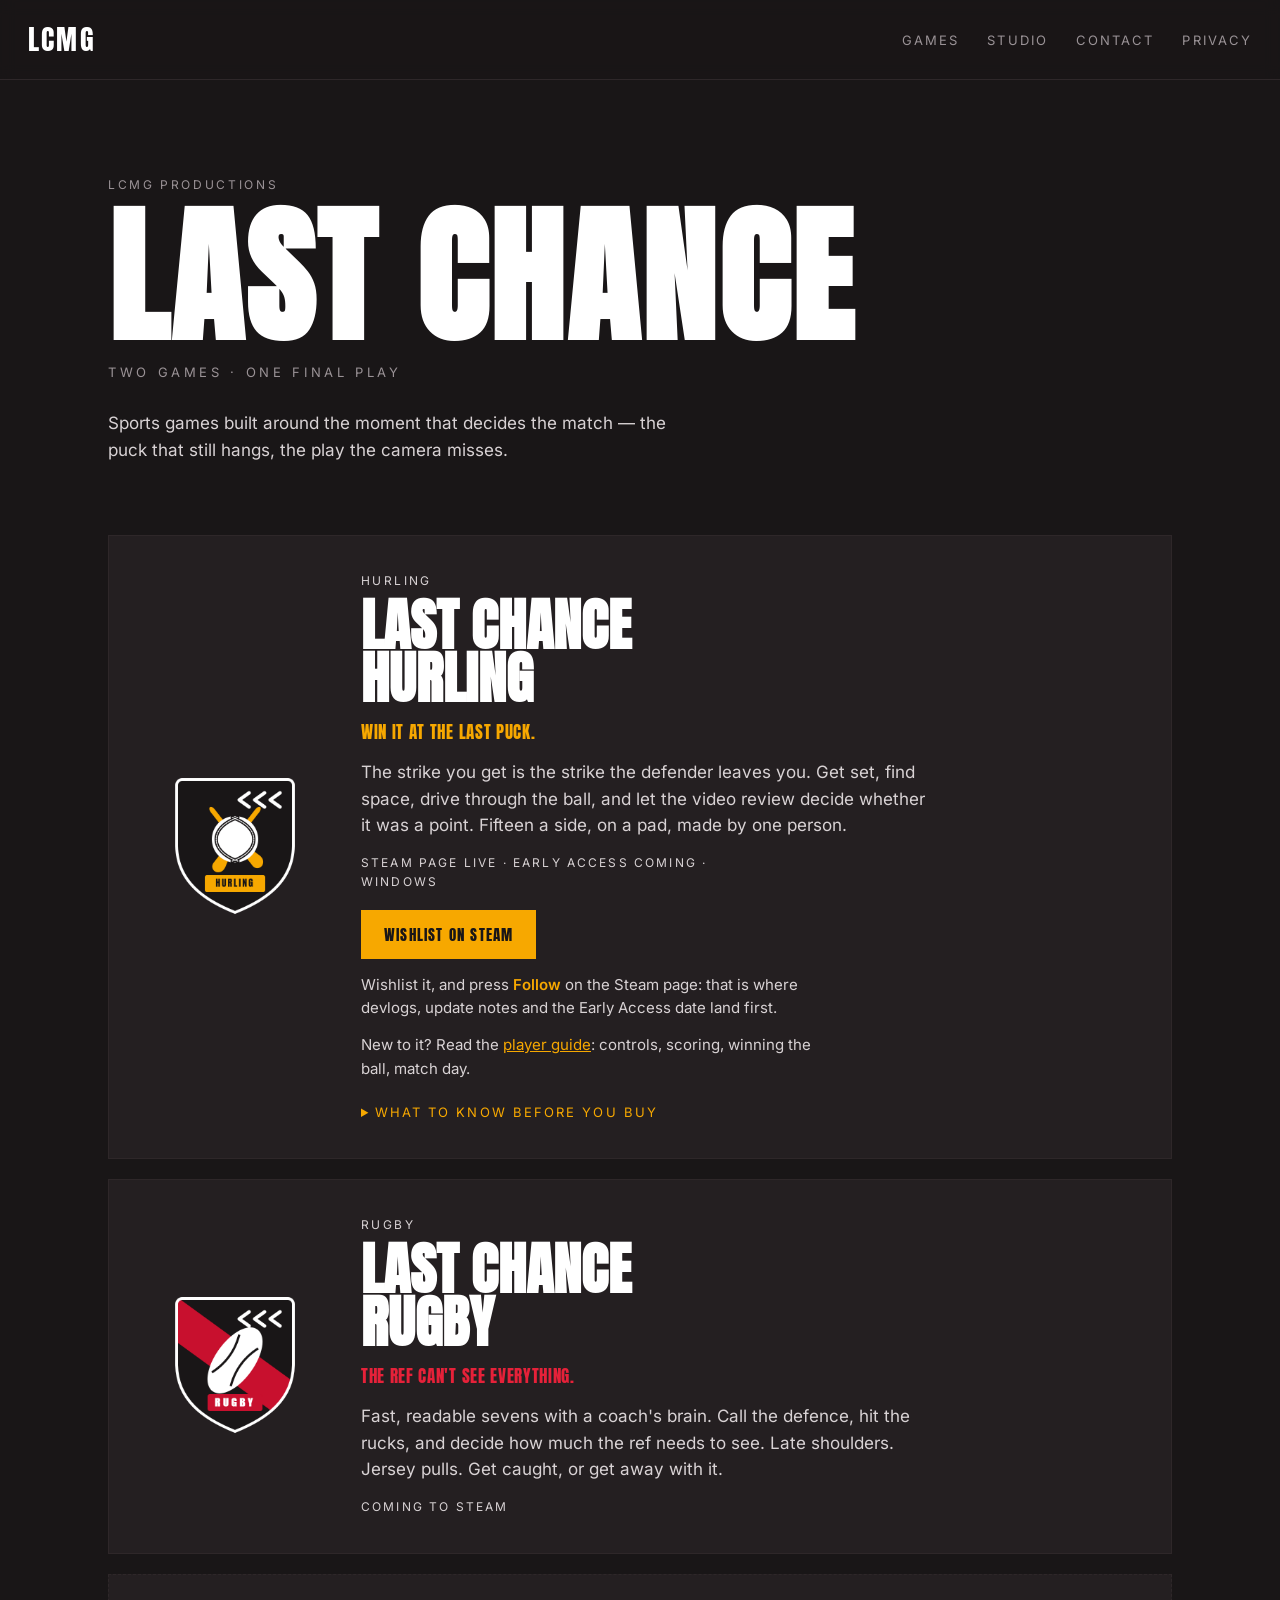
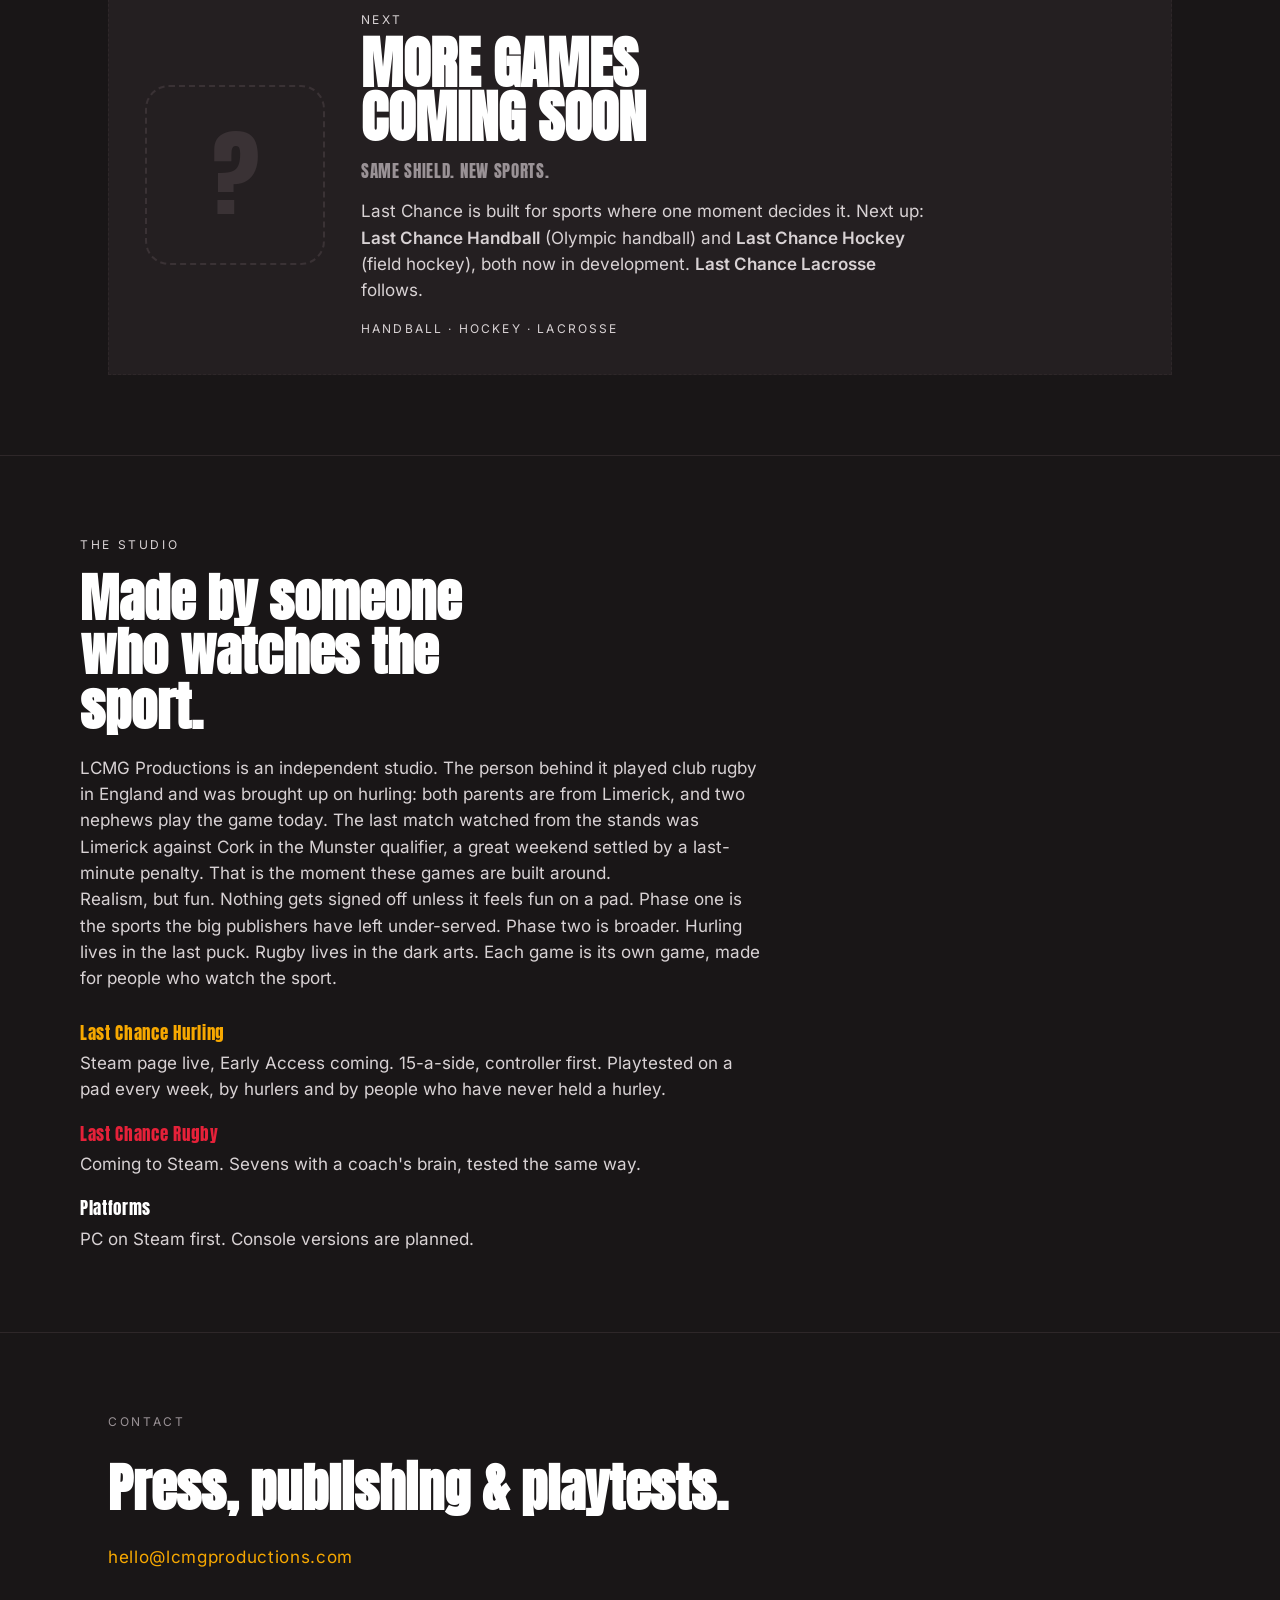
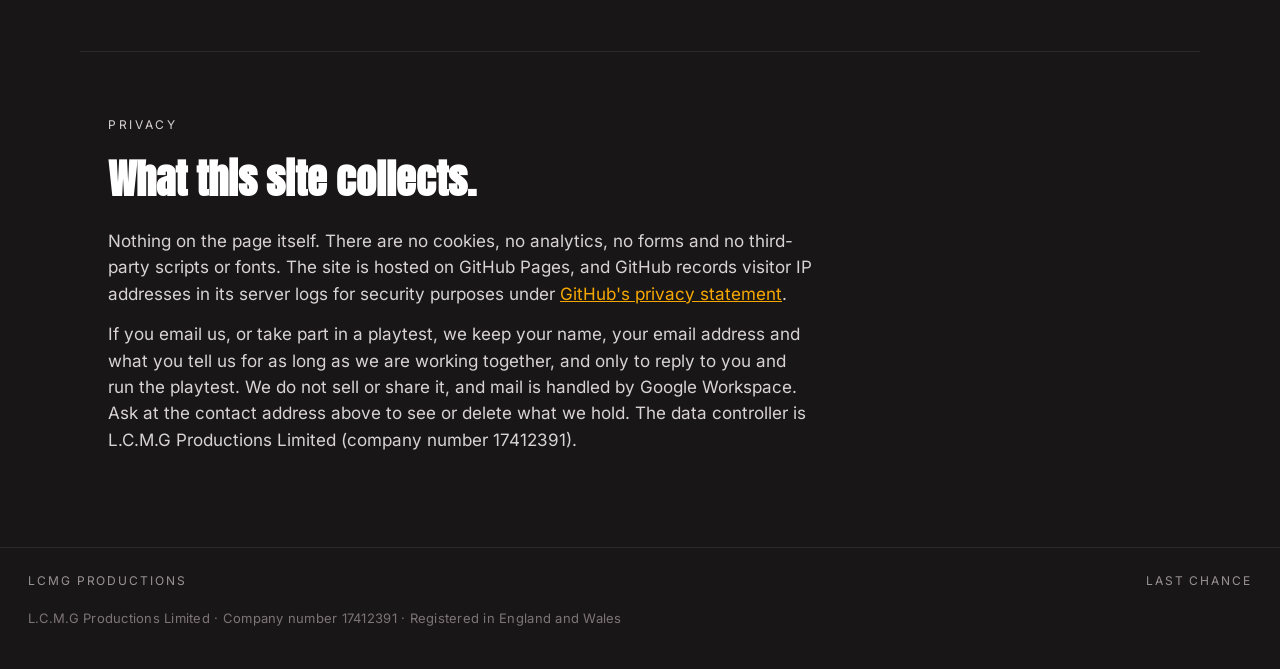
<file: index.html>
<!DOCTYPE html>
<html lang="en">
<head>
  <meta charset="utf-8" />
  <meta name="viewport" content="width=device-width, initial-scale=1" />
  <title>LCMG Productions — Last Chance</title>
  <meta name="description" content="LCMG Productions makes Last Chance Hurling and Last Chance Rugby. Two games. One final play." />
  <meta name="theme-color" content="#191617" />
  <link rel="icon" href="assets/favicon.ico" sizes="any" />
  <link rel="icon" type="image/png" sizes="32x32" href="assets/favicon-32.png" />
  <link rel="icon" type="image/png" sizes="64x64" href="assets/favicon-64.png" />
  <link rel="apple-touch-icon" href="assets/favicon-128.png" />
  <meta property="og:type" content="website" />
  <meta property="og:site_name" content="LCMG Productions" />
  <meta property="og:title" content="Last Chance" />
  <meta property="og:description" content="Two games. One final play. Hurling and rugby from LCMG Productions." />
  <meta property="og:image" content="https://lcmgproductions.com/assets/og-1200x630.jpg" />
  <meta property="og:image:width" content="1200" />
  <meta property="og:image:height" content="630" />
  <meta name="twitter:card" content="summary_large_image" />
  <meta name="twitter:title" content="Last Chance" />
  <meta name="twitter:description" content="Two games. One final play. Hurling and rugby from LCMG Productions." />
  <meta name="twitter:image" content="https://lcmgproductions.com/assets/og-1200x630.jpg" />
  <link rel="stylesheet" href="styles.css" />
  <link rel="canonical" href="https://lcmgproductions.com/" />
</head>
<body>
  <header class="nav">
    <a class="wordmark" href="#top">LCMG</a>
    <nav>
      <a href="#games">Games</a>
      <a href="#studio">Studio</a>
      <a href="#contact">Contact</a>
      <a href="#privacy">Privacy</a>
    </nav>
  </header>

  <main id="top">
    <section class="hero">
      <p class="kicker">LCMG Productions</p>
      <h1>LAST CHANCE</h1>
      <p class="sub">TWO GAMES · ONE FINAL PLAY</p>
      <p class="lede">
        Sports games built around the moment that decides the match —
        the puck that still hangs, the play the camera misses.
      </p>
    </section>

    <section id="games" class="games">
      <article class="game hurling">
        <img class="crest" src="assets/lch-crest.png" alt="Last Chance Hurling crest" />
        <div class="copy">
          <p class="sport">Hurling</p>
          <h2>LAST CHANCE<br />HURLING</h2>
          <p class="tag">WIN IT AT THE LAST PUCK.</p>
          <p>
            The strike you get is the strike the defender leaves you.
            Get set, find space, drive through the ball, and let the video review decide
            whether it was a point. Fifteen a side, on a pad, made by one person.
          </p>
          <p class="status">Steam page live &middot; Early Access coming &middot; Windows</p>
          <p class="actions">
            <a class="btn" href="https://store.steampowered.com/app/5331970/?utm_source=lcmgsite&amp;utm_medium=web&amp;utm_campaign=hurling_ea" rel="noopener">Wishlist on Steam</a>
          </p>
          <p class="follow">Wishlist it, and press <strong>Follow</strong> on the Steam page: that is where devlogs, update notes and the Early Access date land first.</p>
          <p class="follow">New to it? Read the <a href="hurling/guide/" style="color: var(--saffron)">player guide</a>: controls, scoring, winning the ball, match day.</p>
          <details class="know">
            <summary>What to know before you buy</summary>
            <ul>
              <li>A match is five minutes of real time: two halves of two and a half minutes. The scoreboard clock reads thirty minutes a half.</li>
              <li>English only. Single player; no multiplayer, local or online. Windows only.</li>
              <li>Controller first. Keyboard and mouse work, but a pad is how the game is played and tuned.</li>
              <li>Career is in the menu and is not finished. The match is what is in the build today.</li>
              <li>The goalkeeper is the roughest part of the animation.</li>
              <li>Early Access is expected to last six to nine months. The price rises when the game leaves Early Access.</li>
            </ul>
          </details>
        </div>
      </article>

      <article class="game rugby">
        <img class="crest" src="assets/lcr-crest.png" alt="Last Chance Rugby crest" />
        <div class="copy">
          <p class="sport">Rugby</p>
          <h2>LAST CHANCE<br />RUGBY</h2>
          <p class="tag">THE REF CAN'T SEE EVERYTHING.</p>
          <p>
            Fast, readable sevens with a coach's brain. Call the defence,
            hit the rucks, and decide how much the ref needs to see.
            Late shoulders. Jersey pulls. Get caught, or get away with it.
          </p>
          <p class="status">Coming to Steam</p>
        </div>
      </article>

      <article class="game more">
        <div class="crest crest-more" aria-hidden="true">?</div>
        <div class="copy">
          <p class="sport">Next</p>
          <h2>MORE GAMES<br />COMING SOON</h2>
          <p class="tag">SAME SHIELD. NEW SPORTS.</p>
          <p>
            Last Chance is built for sports where one moment decides it.
            Next up: <strong>Last Chance Handball</strong> (Olympic handball)
            and <strong>Last Chance Hockey</strong> (field hockey), both now
            in development. <strong>Last Chance Lacrosse</strong> follows.
          </p>
          <p class="status">Handball &middot; Hockey &middot; Lacrosse</p>
        </div>
      </article>
    </section>

    <section id="studio" class="studio">
      <div class="studio-inner">
        <p class="kicker">The studio</p>
        <h2>Made by someone who watches the sport.</h2>
        <p>
          LCMG Productions is an independent studio. The person behind it
          played club rugby in England and was brought up on hurling: both
          parents are from Limerick, and two nephews play the game today.
          The last match watched from the stands was Limerick against Cork
          in the Munster qualifier, a great weekend settled by a last-minute
          penalty. That is the moment these games are built around.
        </p>
        <p>
          Realism, but fun. Nothing gets signed off unless it feels fun on a
          pad. Phase one is the sports the big publishers have left
          under-served. Phase two is broader. Hurling lives in the last puck.
          Rugby lives in the dark arts. Each game is its own game, made for
          people who watch the sport.
        </p>
        <dl class="progress">
          <div><dt>Last Chance Hurling</dt><dd>Steam page live, Early Access coming. 15-a-side, controller first. Playtested on a pad every week, by hurlers and by people who have never held a hurley.</dd></div>
          <div><dt>Last Chance Rugby</dt><dd>Coming to Steam. Sevens with a coach's brain, tested the same way.</dd></div>
          <div><dt>Platforms</dt><dd>PC on Steam first. Console versions are planned.</dd></div>
        </dl>
      </div>
    </section>

    <section id="contact" class="contact">
      <p class="kicker">Contact</p>
      <h2>Press, publishing &amp; playtests.</h2>
      <p>
        <a href="mailto:hello@lcmgproductions.com">hello@lcmgproductions.com</a>
      </p>
    </section>
    <section id="privacy" class="privacy">
      <p class="kicker">Privacy</p>
      <h2>What this site collects.</h2>
      <p>
        Nothing on the page itself. There are no cookies, no analytics, no
        forms and no third-party scripts or fonts. The site is hosted on
        GitHub Pages, and GitHub records visitor IP addresses in its server
        logs for security purposes under
        <a href="https://docs.github.com/en/site-policy/privacy-policies/github-general-privacy-statement">GitHub's privacy statement</a>.
      </p>
      <p>
        If you email us, or take part in a playtest, we keep your name, your
        email address and what you tell us for as long as we are working
        together, and only to reply to you and run the playtest. We do not
        sell or share it, and mail is handled by Google Workspace. Ask at the
        contact address above to see or delete what we hold. The data
        controller is L.C.M.G Productions Limited (company number 17412391).
      </p>
    </section>
  </main>

  <footer>
    <div class="foot-row">
      <span>LCMG Productions</span>
      <span>Last Chance</span>
    </div>
    <!-- Owner: add "&middot; Registered office: <address>" once the AD01 change is filed. -->
    <p class="legal">
      L.C.M.G Productions Limited &middot; Company number 17412391 &middot;
      Registered in England and Wales
    </p>
  </footer>
</body>
</html>
</file>
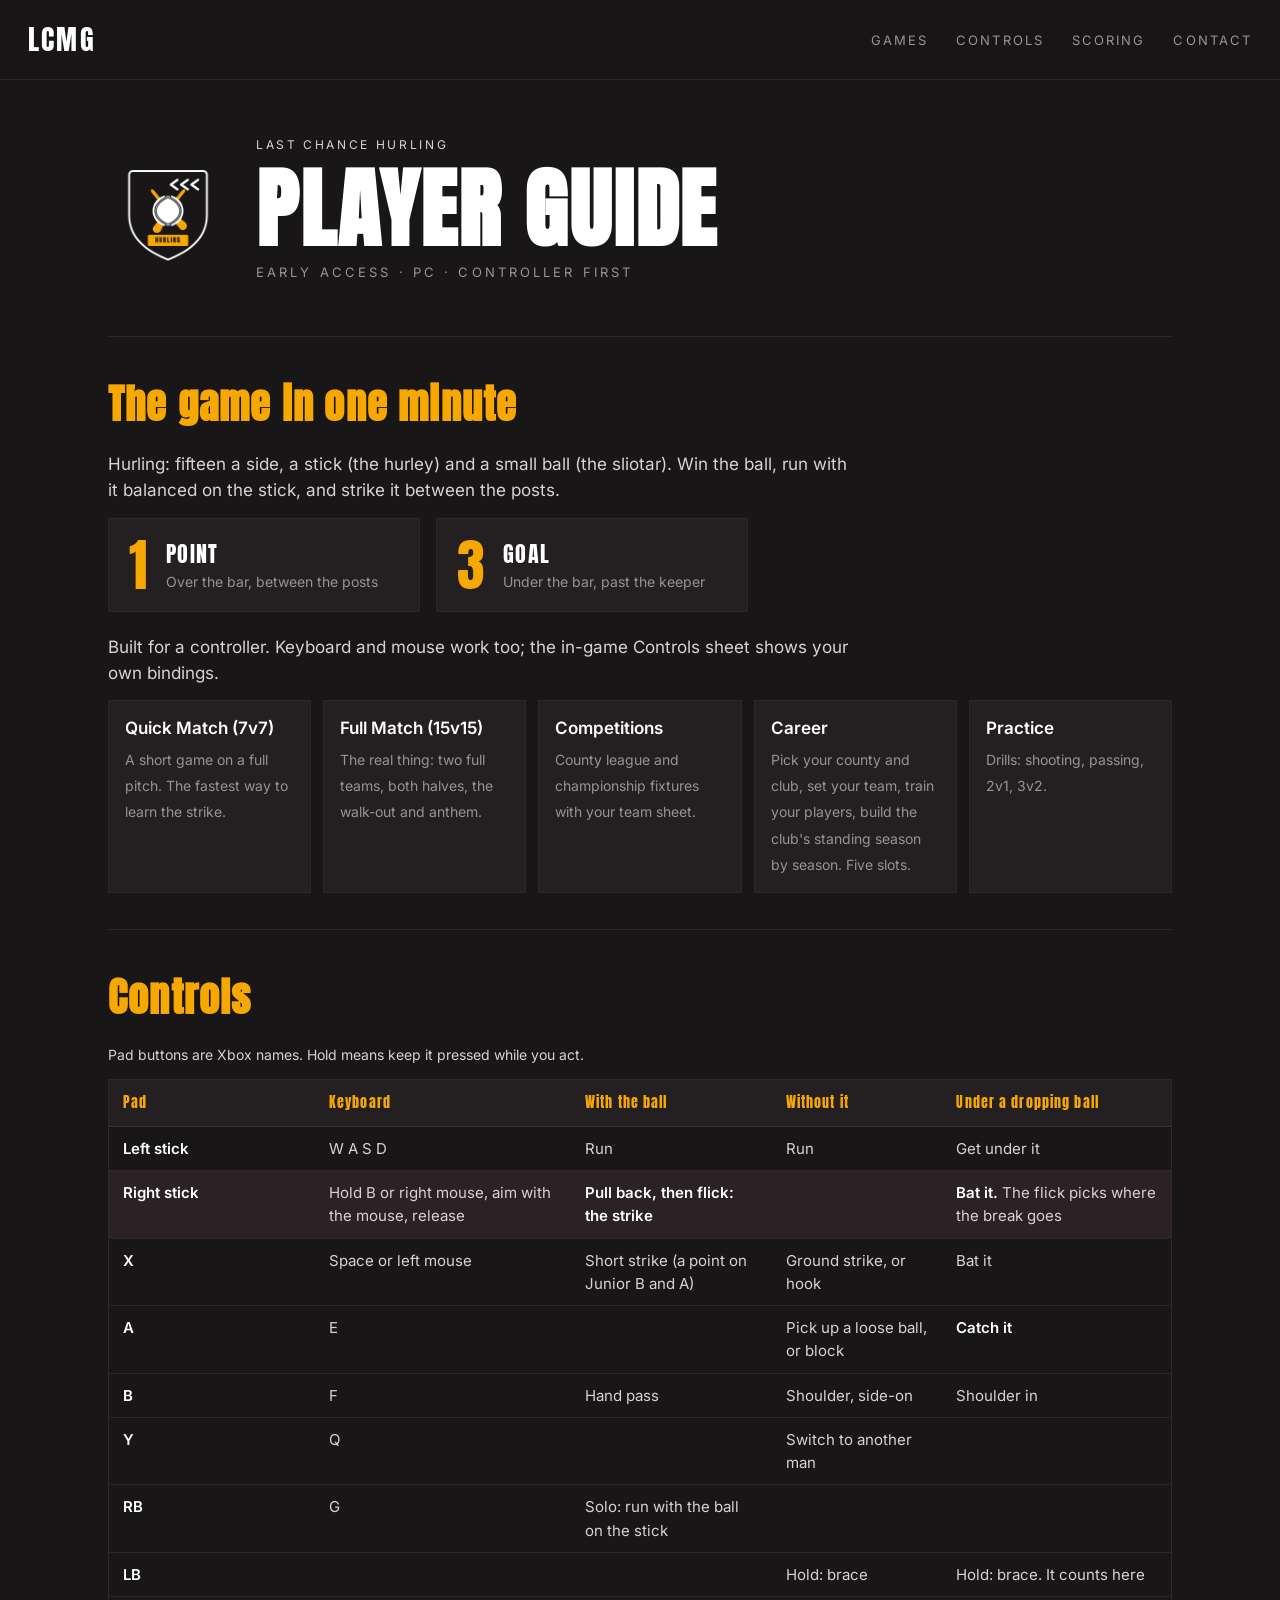
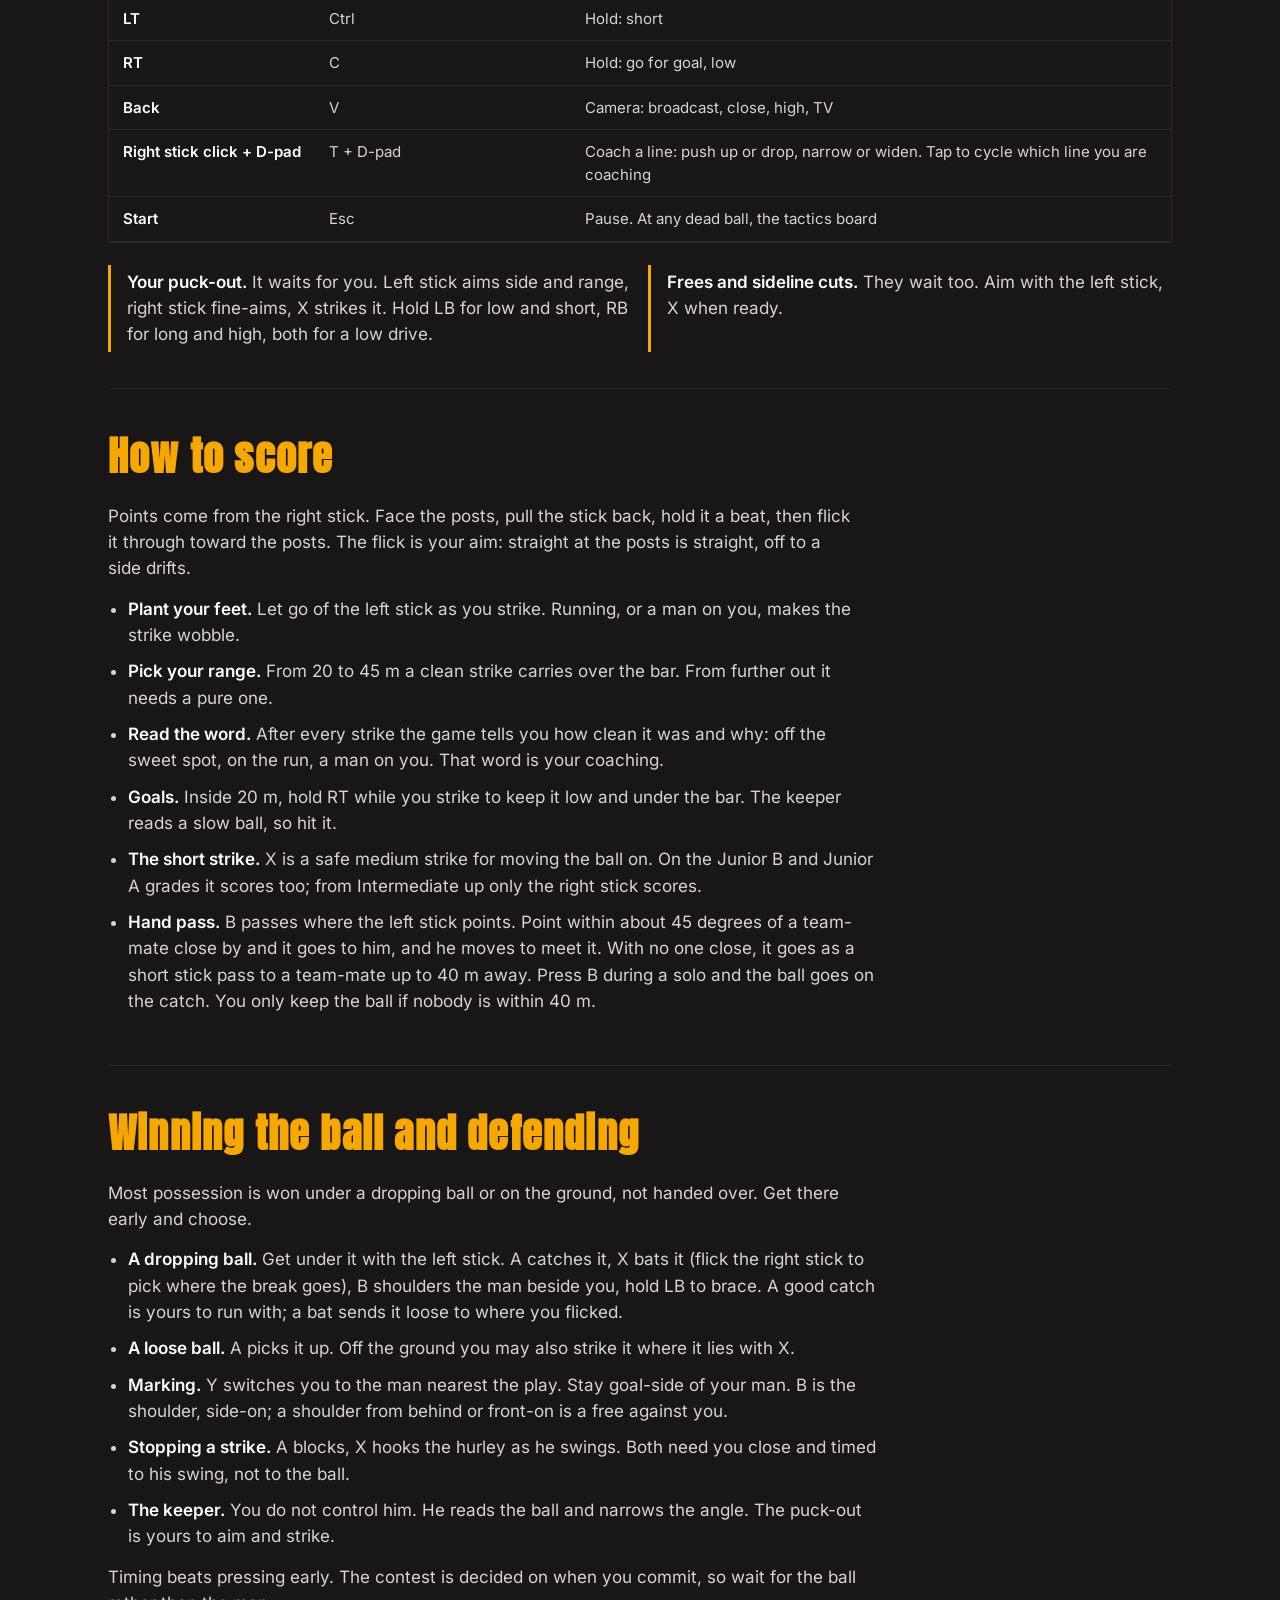
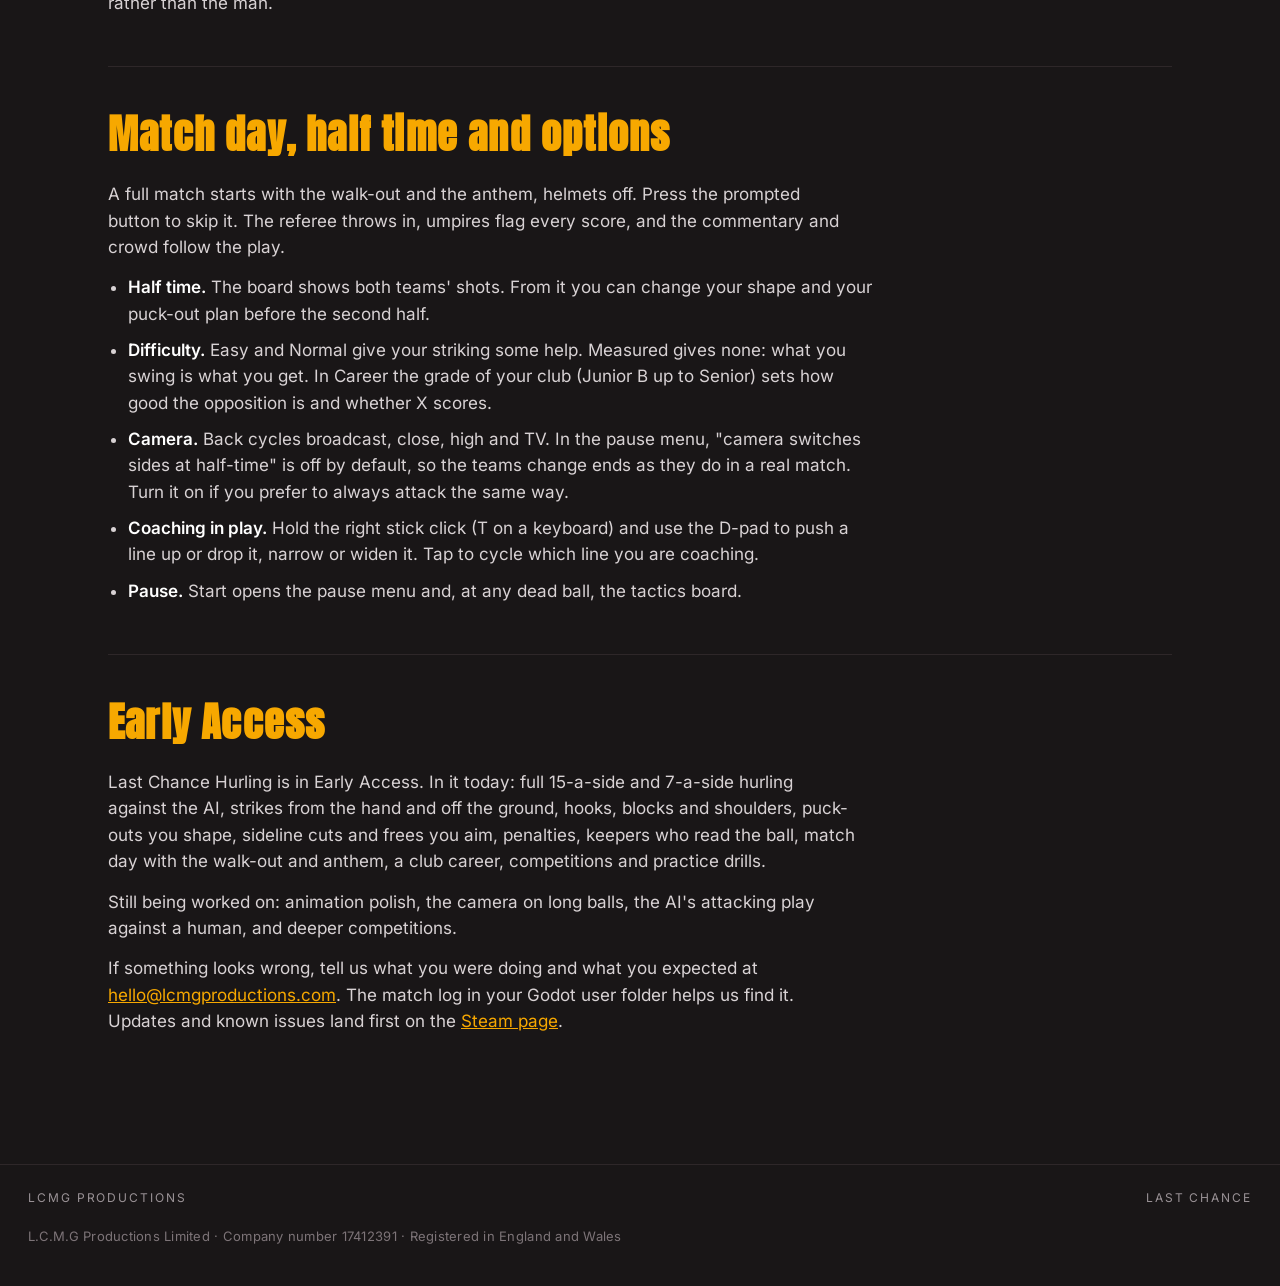
<file: hurling/guide/index.html>
<!DOCTYPE html>
<html lang="en">
<head>
  <meta charset="utf-8" />
  <meta name="viewport" content="width=device-width, initial-scale=1" />
  <title>Last Chance Hurling — Player Guide</title>
  <meta name="description" content="How to play Last Chance Hurling: the controls on a pad and keyboard, how to score points and goals, winning the ball, defending, match day and Early Access." />
  <meta name="theme-color" content="#191617" />
  <link rel="icon" href="../../assets/favicon.ico" sizes="any" />
  <link rel="icon" type="image/png" sizes="32x32" href="../../assets/favicon-32.png" />
  <link rel="apple-touch-icon" href="../../assets/favicon-128.png" />
  <meta property="og:type" content="article" />
  <meta property="og:site_name" content="LCMG Productions" />
  <meta property="og:title" content="Last Chance Hurling — Player Guide" />
  <meta property="og:description" content="Controls, scoring, winning the ball, defending and match day. Two pages for players." />
  <meta property="og:image" content="https://lcmgproductions.com/assets/og-1200x630.jpg" />
  <meta name="twitter:card" content="summary_large_image" />
  <link rel="stylesheet" href="../../styles.css" />
  <link rel="canonical" href="https://lcmgproductions.com/hurling/guide/" />
  <style>
    .guide { max-width: var(--max); margin: 0 auto; padding: 56px 28px 80px; }
    .guide-head { display: grid; grid-template-columns: 120px 1fr; gap: 28px; align-items: center; margin-bottom: 40px; }
    .guide-head img { width: 120px; height: 120px; object-fit: contain; }
    .guide-head h1 { font-family: Anton, Impact, sans-serif; font-size: clamp(44px, 8vw, 88px); line-height: 0.92; letter-spacing: 0.02em; }
    .guide-head .sub { margin-top: 12px; letter-spacing: 0.24em; color: var(--dim); font-size: 13px; text-transform: uppercase; }
    .guide section { border-top: 1px solid #2e2729; padding: 36px 0; }
    .guide h2 { font-family: Anton, Impact, sans-serif; font-size: clamp(28px, 4vw, 40px); letter-spacing: 0.03em; color: var(--saffron); margin-bottom: 16px; }
    .guide p { color: #d8d2d4; max-width: 68ch; margin-bottom: 14px; }
    .guide ul { color: #d8d2d4; max-width: 68ch; margin: 0 0 14px 20px; }
    .guide li { margin-bottom: 10px; }
    .guide strong { color: var(--ink); font-weight: 600; }
    .scores { display: grid; grid-template-columns: repeat(2, minmax(0, 1fr)); gap: 16px; max-width: 640px; margin: 8px 0 22px; }
    .score { background: var(--panel); border: 1px solid #2e2729; padding: 18px 20px; display: flex; align-items: center; gap: 18px; }
    .score .num { font-family: Anton, Impact, sans-serif; font-size: 56px; line-height: 1; color: var(--saffron); }
    .score .name { font-family: Anton, Impact, sans-serif; font-size: 22px; letter-spacing: 0.06em; }
    .score .how { color: var(--dim); font-size: 14px; margin: 0; }
    .modes { display: grid; grid-template-columns: repeat(auto-fit, minmax(190px, 1fr)); gap: 12px; margin-top: 8px; }
    .mode { background: var(--panel); border: 1px solid #2e2729; padding: 14px 16px; }
    .mode b { display: block; color: var(--ink); font-weight: 600; margin-bottom: 4px; }
    .mode span { color: var(--dim); font-size: 14px; }
    .tablewrap { overflow-x: auto; margin: 8px 0 22px; border: 1px solid #2e2729; }
    table.controls { border-collapse: collapse; width: 100%; min-width: 760px; font-size: 15px; }
    table.controls th { text-align: left; font-family: Anton, Impact, sans-serif; font-weight: 400; letter-spacing: 0.08em; font-size: 14px; color: var(--saffron); background: var(--panel); padding: 12px 14px; border-bottom: 1px solid #3a3235; }
    table.controls td { padding: 10px 14px; border-bottom: 1px solid #2e2729; color: #d8d2d4; vertical-align: top; }
    table.controls td:first-child { color: var(--ink); font-weight: 600; white-space: nowrap; }
    table.controls tr.key td { background: #2a2225; }
    .callouts { display: grid; grid-template-columns: repeat(auto-fit, minmax(280px, 1fr)); gap: 16px; }
    .callout { border-left: 3px solid var(--saffron); padding: 4px 0 4px 16px; color: #d8d2d4; }
    .callout b { color: var(--ink); font-weight: 600; }
    .note { color: var(--dim); font-size: 14px; }
    .guide a { color: var(--saffron); }
    @media (max-width: 720px) {
      .guide-head { grid-template-columns: 1fr; }
      .scores { grid-template-columns: 1fr; }
    }
  </style>
</head>
<body>
  <header class="nav">
    <a class="wordmark" href="../../">LCMG</a>
    <nav>
      <a href="../../#games">Games</a>
      <a href="#controls">Controls</a>
      <a href="#score">Scoring</a>
      <a href="../../#contact">Contact</a>
    </nav>
  </header>

  <main id="top" class="guide">
    <div class="guide-head">
      <img src="../../assets/lch-crest.png" alt="Last Chance Hurling crest" />
      <div>
        <p class="kicker">Last Chance Hurling</p>
        <h1>PLAYER GUIDE</h1>
        <p class="sub">Early Access · PC · Controller first</p>
      </div>
    </div>

    <section id="game">
      <h2>The game in one minute</h2>
      <p>Hurling: fifteen a side, a stick (the hurley) and a small ball (the sliotar). Win the ball, run with it balanced on the stick, and strike it between the posts.</p>
      <div class="scores">
        <div class="score"><div class="num">1</div><div><div class="name">POINT</div><p class="how">Over the bar, between the posts</p></div></div>
        <div class="score"><div class="num">3</div><div><div class="name">GOAL</div><p class="how">Under the bar, past the keeper</p></div></div>
      </div>
      <p>Built for a controller. Keyboard and mouse work too; the in-game Controls sheet shows your own bindings.</p>
      <div class="modes">
        <div class="mode"><b>Quick Match (7v7)</b><span>A short game on a full pitch. The fastest way to learn the strike.</span></div>
        <div class="mode"><b>Full Match (15v15)</b><span>The real thing: two full teams, both halves, the walk-out and anthem.</span></div>
        <div class="mode"><b>Competitions</b><span>County league and championship fixtures with your team sheet.</span></div>
        <div class="mode"><b>Career</b><span>Pick your county and club, set your team, train your players, build the club's standing season by season. Five slots.</span></div>
        <div class="mode"><b>Practice</b><span>Drills: shooting, passing, 2v1, 3v2.</span></div>
      </div>
    </section>

    <section id="controls">
      <h2>Controls</h2>
      <p class="note">Pad buttons are Xbox names. Hold means keep it pressed while you act.</p>
      <div class="tablewrap">
        <table class="controls">
          <thead>
            <tr><th>Pad</th><th>Keyboard</th><th>With the ball</th><th>Without it</th><th>Under a dropping ball</th></tr>
          </thead>
          <tbody>
            <tr><td>Left stick</td><td>W A S D</td><td>Run</td><td>Run</td><td>Get under it</td></tr>
            <tr class="key"><td>Right stick</td><td>Hold B or right mouse, aim with the mouse, release</td><td><strong>Pull back, then flick: the strike</strong></td><td></td><td><strong>Bat it.</strong> The flick picks where the break goes</td></tr>
            <tr><td>X</td><td>Space or left mouse</td><td>Short strike (a point on Junior B and A)</td><td>Ground strike, or hook</td><td>Bat it</td></tr>
            <tr><td>A</td><td>E</td><td></td><td>Pick up a loose ball, or block</td><td><strong>Catch it</strong></td></tr>
            <tr><td>B</td><td>F</td><td>Hand pass</td><td>Shoulder, side-on</td><td>Shoulder in</td></tr>
            <tr><td>Y</td><td>Q</td><td></td><td>Switch to another man</td><td></td></tr>
            <tr><td>RB</td><td>G</td><td>Solo: run with the ball on the stick</td><td></td><td></td></tr>
            <tr><td>LB</td><td></td><td></td><td>Hold: brace</td><td>Hold: brace. It counts here</td></tr>
            <tr><td>LT</td><td>Ctrl</td><td>Hold: short</td><td></td><td></td></tr>
            <tr><td>RT</td><td>C</td><td>Hold: go for goal, low</td><td></td><td></td></tr>
            <tr><td>Back</td><td>V</td><td colspan="3">Camera: broadcast, close, high, TV</td></tr>
            <tr><td>Right stick click + D-pad</td><td>T + D-pad</td><td colspan="3">Coach a line: push up or drop, narrow or widen. Tap to cycle which line you are coaching</td></tr>
            <tr><td>Start</td><td>Esc</td><td colspan="3">Pause. At any dead ball, the tactics board</td></tr>
          </tbody>
        </table>
      </div>
      <div class="callouts">
        <div class="callout"><b>Your puck-out.</b> It waits for you. Left stick aims side and range, right stick fine-aims, X strikes it. Hold LB for low and short, RB for long and high, both for a low drive.</div>
        <div class="callout"><b>Frees and sideline cuts.</b> They wait too. Aim with the left stick, X when ready.</div>
      </div>
    </section>

    <section id="score">
      <h2>How to score</h2>
      <p>Points come from the right stick. Face the posts, pull the stick back, hold it a beat, then flick it through toward the posts. The flick is your aim: straight at the posts is straight, off to a side drifts.</p>
      <ul>
        <li><strong>Plant your feet.</strong> Let go of the left stick as you strike. Running, or a man on you, makes the strike wobble.</li>
        <li><strong>Pick your range.</strong> From 20 to 45 m a clean strike carries over the bar. From further out it needs a pure one.</li>
        <li><strong>Read the word.</strong> After every strike the game tells you how clean it was and why: off the sweet spot, on the run, a man on you. That word is your coaching.</li>
        <li><strong>Goals.</strong> Inside 20 m, hold RT while you strike to keep it low and under the bar. The keeper reads a slow ball, so hit it.</li>
        <li><strong>The short strike.</strong> X is a safe medium strike for moving the ball on. On the Junior B and Junior A grades it scores too; from Intermediate up only the right stick scores.</li>
        <li><strong>Hand pass.</strong> B passes where the left stick points. Point within about 45 degrees of a team-mate close by and it goes to him, and he moves to meet it. With no one close, it goes as a short stick pass to a team-mate up to 40 m away. Press B during a solo and the ball goes on the catch. You only keep the ball if nobody is within 40 m.</li>
      </ul>
    </section>

    <section id="defend">
      <h2>Winning the ball and defending</h2>
      <p>Most possession is won under a dropping ball or on the ground, not handed over. Get there early and choose.</p>
      <ul>
        <li><strong>A dropping ball.</strong> Get under it with the left stick. A catches it, X bats it (flick the right stick to pick where the break goes), B shoulders the man beside you, hold LB to brace. A good catch is yours to run with; a bat sends it loose to where you flicked.</li>
        <li><strong>A loose ball.</strong> A picks it up. Off the ground you may also strike it where it lies with X.</li>
        <li><strong>Marking.</strong> Y switches you to the man nearest the play. Stay goal-side of your man. B is the shoulder, side-on; a shoulder from behind or front-on is a free against you.</li>
        <li><strong>Stopping a strike.</strong> A blocks, X hooks the hurley as he swings. Both need you close and timed to his swing, not to the ball.</li>
        <li><strong>The keeper.</strong> You do not control him. He reads the ball and narrows the angle. The puck-out is yours to aim and strike.</li>
      </ul>
      <p>Timing beats pressing early. The contest is decided on when you commit, so wait for the ball rather than the man.</p>
    </section>

    <section id="matchday">
      <h2>Match day, half time and options</h2>
      <p>A full match starts with the walk-out and the anthem, helmets off. Press the prompted button to skip it. The referee throws in, umpires flag every score, and the commentary and crowd follow the play.</p>
      <ul>
        <li><strong>Half time.</strong> The board shows both teams' shots. From it you can change your shape and your puck-out plan before the second half.</li>
        <li><strong>Difficulty.</strong> Easy and Normal give your striking some help. Measured gives none: what you swing is what you get. In Career the grade of your club (Junior B up to Senior) sets how good the opposition is and whether X scores.</li>
        <li><strong>Camera.</strong> Back cycles broadcast, close, high and TV. In the pause menu, "camera switches sides at half-time" is off by default, so the teams change ends as they do in a real match. Turn it on if you prefer to always attack the same way.</li>
        <li><strong>Coaching in play.</strong> Hold the right stick click (T on a keyboard) and use the D-pad to push a line up or drop it, narrow or widen it. Tap to cycle which line you are coaching.</li>
        <li><strong>Pause.</strong> Start opens the pause menu and, at any dead ball, the tactics board.</li>
      </ul>
    </section>

    <section id="early-access">
      <h2>Early Access</h2>
      <p>Last Chance Hurling is in Early Access. In it today: full 15-a-side and 7-a-side hurling against the AI, strikes from the hand and off the ground, hooks, blocks and shoulders, puck-outs you shape, sideline cuts and frees you aim, penalties, keepers who read the ball, match day with the walk-out and anthem, a club career, competitions and practice drills.</p>
      <p>Still being worked on: animation polish, the camera on long balls, the AI's attacking play against a human, and deeper competitions.</p>
      <p>If something looks wrong, tell us what you were doing and what you expected at <a href="mailto:hello@lcmgproductions.com">hello@lcmgproductions.com</a>. The match log in your Godot user folder helps us find it. Updates and known issues land first on the <a href="https://store.steampowered.com/app/5331970/?utm_source=lcmgsite&amp;utm_medium=web&amp;utm_campaign=hurling_guide" rel="noopener">Steam page</a>.</p>
    </section>
  </main>

  <footer>
    <div class="foot-row">
      <span>LCMG Productions</span>
      <span>Last Chance</span>
    </div>
    <p class="legal">
      L.C.M.G Productions Limited &middot; Company number 17412391 &middot;
      Registered in England and Wales
    </p>
  </footer>
</body>
</html>
</file>
<file: styles.css>
@font-face {
  font-family: "Anton";
  font-style: normal;
  font-weight: 400;
  font-display: swap;
  src: url("fonts/anton-latin.woff2") format("woff2");
}
@font-face {
  font-family: "Inter";
  font-style: normal;
  font-weight: 400 600;
  font-display: swap;
  src: url("fonts/inter-latin.woff2") format("woff2");
}

:root {
  --ground: #191617;
  --panel: #241f21;
  --ink: #ffffff;
  --dim: #9a9296;
  --crimson: #c8102e;
  --crimson-hot: #e62139;
  --saffron: #f7a800;
  --max: 1120px;
}

* { box-sizing: border-box; margin: 0; padding: 0; }

html { scroll-behavior: smooth; }

body {
  background: var(--ground);
  color: var(--ink);
  font-family: Inter, system-ui, sans-serif;
  font-size: 17px;
  line-height: 1.55;
}

a { color: inherit; }

.nav {
  position: sticky;
  top: 0;
  z-index: 10;
  display: flex;
  align-items: center;
  justify-content: space-between;
  padding: 18px 28px;
  background: rgba(25, 22, 23, 0.92);
  border-bottom: 1px solid #2e2729;
  backdrop-filter: blur(8px);
}

.wordmark {
  font-family: Anton, Impact, sans-serif;
  font-size: 28px;
  letter-spacing: 0.08em;
  text-decoration: none;
}

.nav nav { display: flex; gap: 28px; }
.nav nav a {
  color: var(--dim);
  text-decoration: none;
  font-size: 13px;
  letter-spacing: 0.16em;
  text-transform: uppercase;
}
.nav nav a:hover { color: var(--ink); }

.hero {
  max-width: var(--max);
  margin: 0 auto;
  padding: 96px 28px 72px;
}

.kicker {
  color: var(--dim);
  letter-spacing: 0.22em;
  text-transform: uppercase;
  font-size: 12px;
  margin-bottom: 16px;
}

.hero h1 {
  font-family: Anton, Impact, sans-serif;
  font-size: clamp(72px, 14vw, 148px);
  line-height: 0.9;
  letter-spacing: 0.02em;
}

.hero .sub {
  margin-top: 18px;
  letter-spacing: 0.28em;
  color: var(--dim);
  font-size: 13px;
}

.hero .lede {
  max-width: 560px;
  margin-top: 28px;
  color: #d8d2d4;
}

.games {
  max-width: var(--max);
  margin: 0 auto;
  padding: 0 28px 80px;
  display: grid;
  gap: 20px;
}

.game {
  display: grid;
  grid-template-columns: 180px 1fr;
  gap: 36px;
  align-items: center;
  background: var(--panel);
  padding: 36px;
  border: 1px solid #2e2729;
}

.game .crest {
  width: 180px;
  height: 180px;
  object-fit: contain;
}

.sport {
  letter-spacing: 0.2em;
  text-transform: uppercase;
  font-size: 12px;
  color: var(--dim);
}

.game h2 {
  font-family: Anton, Impact, sans-serif;
  font-size: clamp(36px, 6vw, 56px);
  line-height: 0.95;
  margin: 8px 0 14px;
}

.tag {
  font-family: Anton, Impact, sans-serif;
  letter-spacing: 0.04em;
  margin-bottom: 14px;
}

.rugby .tag { color: var(--crimson-hot); }
.hurling .tag { color: var(--saffron); }
.more .tag { color: var(--dim); }

.game.more { border-style: dashed; }
.crest-more {
  display: grid;
  place-items: center;
  font-family: Anton, Impact, sans-serif;
  font-size: 96px;
  color: #3a3235;
  border: 2px dashed #3a3235;
  border-radius: 24px;
}

.game p { color: #d8d2d4; max-width: 52ch; }

.status {
  margin-top: 16px;
  font-size: 12px;
  letter-spacing: 0.18em;
  text-transform: uppercase;
  color: var(--dim);
}

.actions { margin-top: 18px; }
.btn {
  display: inline-block;
  font-family: Anton, Impact, sans-serif;
  letter-spacing: 0.08em;
  text-transform: uppercase;
  text-decoration: none;
  font-size: 15px;
  padding: 12px 22px;
  background: var(--saffron);
  color: var(--ground);
  border: 1px solid var(--saffron);
}
.btn:hover { background: var(--ink); border-color: var(--ink); }

.know { margin-top: 22px; max-width: 60ch; }
.know summary {
  cursor: pointer;
  color: var(--saffron);
  font-size: 13px;
  letter-spacing: 0.16em;
  text-transform: uppercase;
}
.know ul { margin: 12px 0 0 18px; color: #d8d2d4; font-size: 15px; }
.know li { margin-bottom: 6px; }

.follow { margin-top: 14px; font-size: 15px; color: var(--dim); }
.follow strong { color: var(--saffron); font-weight: 600; }

.progress { display: grid; gap: 18px; margin-top: 28px; }
.progress dt {
  font-family: Anton, Impact, sans-serif;
  letter-spacing: 0.04em;
  color: var(--saffron);
  margin-bottom: 4px;
}
.progress div:nth-child(2) dt { color: var(--crimson-hot); }
.progress div:nth-child(3) dt { color: var(--ink); }
.progress dd { color: #d8d2d4; max-width: 60ch; }

.privacy {
  max-width: var(--max);
  margin: 0 auto;
  padding: 64px 28px 80px;
  border-top: 1px solid #2e2729;
}
.privacy h2 {
  font-family: Anton, Impact, sans-serif;
  font-size: clamp(28px, 4vw, 40px);
  margin: 8px 0 18px;
}
.privacy p { color: #d8d2d4; max-width: 64ch; margin-bottom: 14px; }
.privacy a { color: var(--saffron); }

.studio {
  border-top: 1px solid #2e2729;
  border-bottom: 1px solid #2e2729;
  padding: 80px 28px;
}

.studio-inner { max-width: var(--max); margin: 0 auto; }

.studio h2 {
  font-family: Anton, Impact, sans-serif;
  font-size: clamp(32px, 5vw, 52px);
  line-height: 1.05;
  max-width: 16ch;
  margin-bottom: 20px;
}

.studio p { max-width: 62ch; color: #d8d2d4; }

.contact {
  max-width: var(--max);
  margin: 0 auto;
  padding: 80px 28px;
}

.contact h2 {
  font-family: Anton, Impact, sans-serif;
  font-size: clamp(32px, 5vw, 52px);
  margin-bottom: 16px;
}

.contact a {
  color: var(--saffron);
  text-decoration: none;
  letter-spacing: 0.04em;
}
.contact a:hover { text-decoration: underline; }

footer {
  padding: 24px 28px 40px;
  color: var(--dim);
  font-size: 12px;
  letter-spacing: 0.16em;
  text-transform: uppercase;
  border-top: 1px solid #2e2729;
}
.foot-row { display: flex; justify-content: space-between; }
footer .legal {
  margin-top: 18px;
  text-transform: none;
  letter-spacing: 0.02em;
  font-size: 13px;
  color: #7d7478;
}

@media (max-width: 720px) {
  .game { grid-template-columns: 1fr; }
  .game .crest { width: 140px; height: 140px; }
  .nav nav { gap: 16px; }
}
</file>
